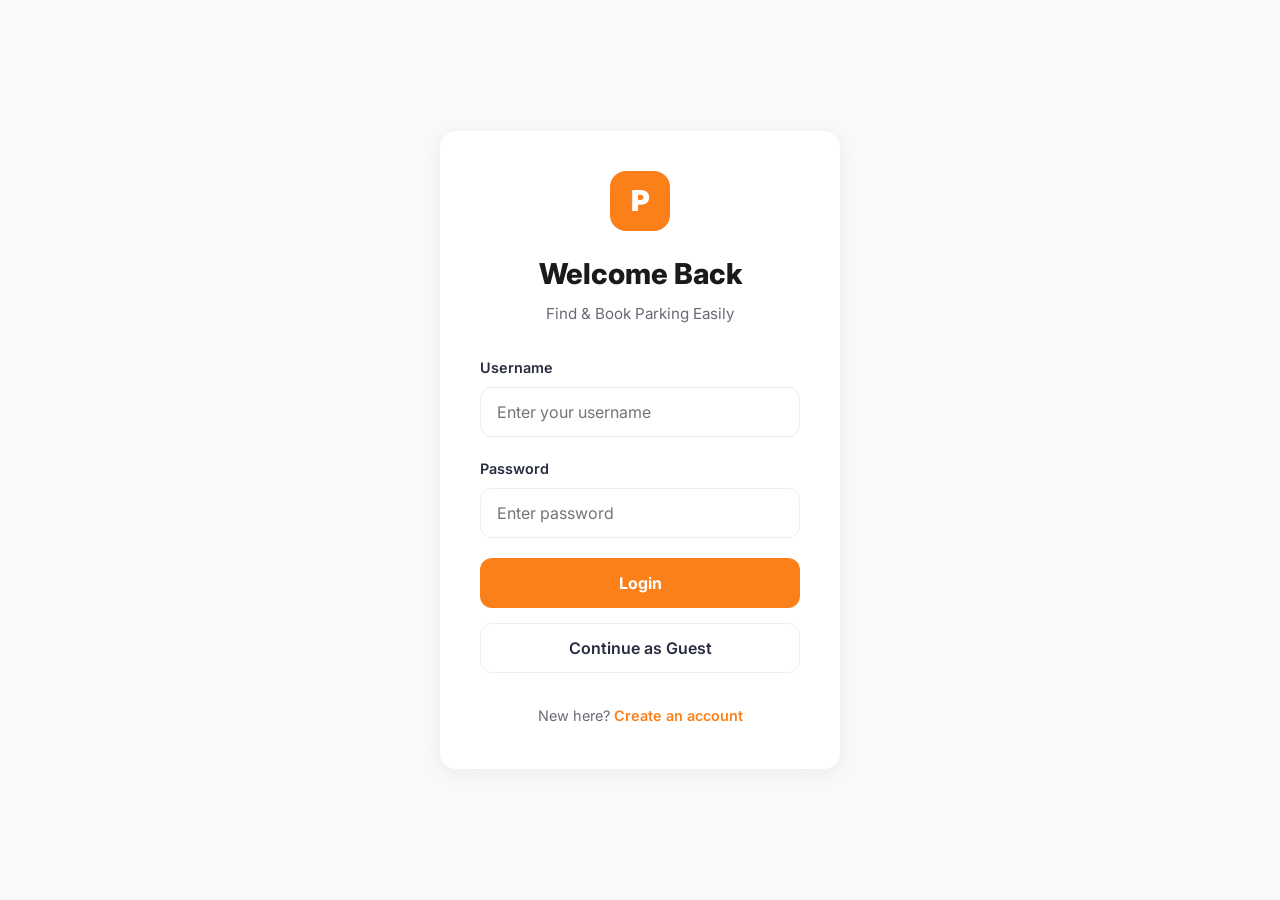
<file: index.html>
<!DOCTYPE html>
<html lang="en">

<head>
    <meta charset="UTF-8">
    <meta name="viewport" content="width=device-width, initial-scale=1.0">
    <title>ParkEase Web | Find Parking Near You</title>
    <link rel="stylesheet" href="styles.css">
    <link rel="stylesheet" href="https://cdnjs.cloudflare.com/ajax/libs/font-awesome/6.4.0/css/all.min.css">
    <link href="https://fonts.googleapis.com/css2?family=Inter:wght@400;500;600;700;800;900&display=swap"
        rel="stylesheet">
    <script src="auth.js"></script>
</head>

<body>

    <!-- 🌐 Dynamic Application Shell -->
    <div id="app-shell">

        <!-- 🏠 Landing Page (Default View) -->
        <section id="landing-view" class="page-section">
            <div class="hero-wrapper">
                <div class="hero-content">
                    <h1>Smarter Parking for <br>Smarter Cities.</h1>
                    <div class="hero-search">
                        <i class="fa-solid fa-location-dot"
                            style="color: #FC8019; font-size: 1.2rem; flex-shrink: 0;"></i>
                        <input type="text" id="landing-city-search" placeholder="Type city or area name...">
                        <button class="btn-explore" onclick="navigateTo('discovery')">Explore Parking</button>
                    </div>
                </div>
            </div>

            <div class="full-container" style="padding-top: 80px; padding-bottom: 80px;">
                <h2 style="text-align: center; margin-bottom: 50px; font-size: 2.5rem; font-weight: 800;">Why ParkEase?
                </h2>
                <div style="display: grid; grid-template-columns: repeat(3, 1fr); gap: 40px;">
                    <div style="text-align: center;">
                        <i class="fa-solid fa-bolt" style="font-size: 2.5rem; color: #FC8019; margin-bottom: 20px;"></i>
                        <h3>Instant Booking</h3>
                        <p style="color: grey;">Secure your spot in under 60 seconds.</p>
                    </div>
                    <div style="text-align: center;">
                        <i class="fa-solid fa-shield-halved"
                            style="font-size: 2.5rem; color: #FC8019; margin-bottom: 20px;"></i>
                        <h3>Secure Venues</h3>
                        <p style="color: grey;">All parking hubs are 100% physically verified.</p>
                    </div>
                    <div style="text-align: center;">
                        <i class="fa-solid fa-truck-pickup"
                            style="font-size: 2.5rem; color: #FC8019; margin-bottom: 20px;"></i>
                        <h3>Multi-Vehicle</h3>
                        <p style="color: grey;">From Bikes to 20-Wheelers, we house them all.</p>
                    </div>
                </div>
            </div>

            <!-- Popular Parking Carousel -->
            <div class="full-container landing-section">
                <div class="section-header">
                    <h2>Popular Parking Areas</h2>
                    <a href="javascript:void(0)" onclick="navigateTo('discovery')"
                        style="color: var(--brand-primary); font-weight: 700; text-decoration: none;">View all <i
                            class="fa-solid fa-arrow-right"></i></a>
                </div>
                <div id="popular-carousel" class="scroll-container">
                    <!-- Dynamic Popular Cards -->
                </div>
            </div>

            <!-- How It Works -->
            <div class="landing-section" style="background: #fff;">
                <div class="full-container">
                    <h2 style="text-align: center; margin-bottom: 60px; font-size: 2.5rem; font-weight: 800;">How it
                        Works</h2>
                    <div style="display: grid; grid-template-columns: repeat(3, 1fr); gap: 40px;">
                        <div style="text-align: center;">
                            <div
                                style="width: 80px; height: 80px; background: #FFF4EC; color: #FC8019; border-radius: 50%; display: grid; place-items: center; margin: 0 auto 24px; font-size: 1.5rem; font-weight: 900;">
                                1</div>
                            <h3 style="margin-bottom: 10px;">Search Location</h3>
                            <p style="color: var(--text-muted);">Enter your destination or city to find the closest
                                hubs.</p>
                        </div>
                        <div style="text-align: center;">
                            <div
                                style="width: 80px; height: 80px; background: #FFF4EC; color: #FC8019; border-radius: 50%; display: grid; place-items: center; margin: 0 auto 24px; font-size: 1.5rem; font-weight: 900;">
                                2</div>
                            <h3 style="margin-bottom: 10px;">Select Parking</h3>
                            <p style="color: var(--text-muted);">Choose a verified bay using our spatial floor plan.</p>
                        </div>
                        <div style="text-align: center;">
                            <div
                                style="width: 80px; height: 80px; background: #FFF4EC; color: #FC8019; border-radius: 50%; display: grid; place-items: center; margin: 0 auto 24px; font-size: 1.5rem; font-weight: 900;">
                                3</div>
                            <h3 style="margin-bottom: 10px;">Book Slot</h3>
                            <p style="color: var(--text-muted);">Pay securely and get your digital receipt instantly.
                            </p>
                        </div>
                    </div>
                </div>
            </div>

            <!-- Vehicle Ecosystem -->
            <div class="full-container landing-section">
                <h2 style="text-align: center; margin-bottom: 15px; font-size: 2.5rem; font-weight: 800;">Vehicle
                    Support</h2>
                <p style="text-align: center; color: var(--text-muted);">Our infrastructure is built to house every type
                    of wheels.</p>
                <div class="vehicle-row">
                    <div class="vehicle-item"><i class="fa-solid fa-motorcycle"></i><span>Bikes</span></div>
                    <div class="vehicle-item"><i class="fa-solid fa-car-side"></i><span>Cars</span></div>
                    <div class="vehicle-item"><i class="fa-solid fa-car-rear"></i><span>SUVs</span></div>
                    <div class="vehicle-item"><i class="fa-solid fa-truck"></i><span>Trucks</span></div>
                    <div class="vehicle-item"><i class="fa-solid fa-truck-moving"></i><span>20-Wheelers</span></div>
                </div>
            </div>

            <!-- Stats Section -->
            <div class="landing-section" style="background: #FFF4EC;">
                <div class="full-container stats-grid">
                    <div class="stat-item">
                        <h3>1200+</h3>
                        <p>Slots Available</p>
                    </div>
                    <div class="stat-item">
                        <h3>50+</h3>
                        <p>Parking Hubs</p>
                    </div>
                    <div class="stat-item">
                        <h3>10+</h3>
                        <p>Cities Covered</p>
                    </div>
                </div>
            </div>

            <!-- Final CTA -->
            <div class="full-container landing-section" style="border: none;">
                <div class="cta-banner">
                    <h2 style="font-size: 3rem; margin-bottom: 20px;">Ready to Park?</h2>
                    <p style="font-size: 1.2rem; opacity: 0.8; margin-bottom: 30px;">Join thousands of smart drivers who
                        save time every day.</p>
                    <button class="btn-explore" onclick="navigateTo('discovery')">Find Parking Now</button>
                </div>
            </div>
        </section>

        <!-- 🏢 Main Application (Full-Width) -->
        <section id="main-app-view" class="page-section hidden">
            <div class="app-wrapper">

                <!-- 🧭 Sidebar Navigation -->
                <aside class="sidebar">
                    <div
                        style="font-weight: 900; font-size: 1.5rem; margin-bottom: 40px; display: flex; align-items: center; gap: 10px;">
                        <div
                            style="width: 32px; height: 32px; background: #FC8019; border-radius: 8px; display: grid; place-items: center; color: #fff;">
                            P</div>
                        ParkEase
                    </div>

                    <nav>
                        <a href="javascript:void(0)" class="nav-link active" onclick="switchTab('discovery')">
                            <i class="fa-solid fa-compass"></i> Discover
                        </a>
                        <a href="javascript:void(0)" class="nav-link" id="nav-owner" onclick="switchTab('owner')">
                            <i class="fa-solid fa-building"></i> Parking Owner
                        </a>
                        <a href="javascript:void(0)" class="nav-link" onclick="location.reload()">
                            <i class="fa-solid fa-home"></i> Home Page
                        </a>
                    </nav>

                    <div style="margin-top: auto;">
                        <div style="padding: 20px; background: #FFF4EC; border-radius: 12px; font-size: 0.85rem;">
                            <b>Current City:</b><br>
                            <select id="app-city-select"
                                style="width:100%; margin-top: 8px; border: none; background: transparent; font-weight: 700;">
                                <option value="hyderabad">Hyderabad</option>
                                <option value="bangalore">Bangalore</option>
                                <option value="bhimavaram">Bhimavaram</option>
                                <option value="vizag">Vizag</option>
                                <option value="chennai">Chennai</option>
                                <option value="mumbai">Mumbai</option>
                            </select>
                            <button onclick="useCurrentLocation()"
                                style="width: 100%; border: 1px dashed #FC8019; background: #fff; color: #FC8019; padding: 10px; border-radius: 8px; font-weight: 700; cursor: pointer; margin-top: 15px; transition: 0.2s ease;">
                                <i class="fa-solid fa-location-crosshairs"></i> Use Current Location
                            </button>
                        </div>
                        <style>
                            .user-dropdown-open {
                                opacity: 1 !important;
                                visibility: visible !important;
                                transform: translateY(0) !important;
                            }
                            .logout-btn:hover {
                                background: #fff5f5 !important;
                            }
                        </style>
                        <div style="margin-top: 15px; position: relative;">
                            <div onclick="toggleUserDropdown()" style="display: flex; align-items: center; justify-content: space-between; padding: 12px 15px; background: #fff; border: 1px solid var(--border-subtle); border-radius: 12px; cursor: pointer; transition: background 0.2s;">
                                <span id="userName" style="font-weight: 600; font-size: 0.85rem; color: var(--text-main); display: flex; align-items: center; gap: 8px; width: 85%;"></span>
                                <i id="dropdownIcon" class="fa-solid fa-chevron-down" style="font-size: 0.8rem; color: var(--text-muted); transition: transform 0.3s ease;"></i>
                            </div>
                            
                            <div id="userDropdown" style="position: absolute; top: calc(100% + 5px); left: 0; width: 100%; background: #fff; border: 1px solid var(--border-subtle); border-radius: 12px; box-shadow: 0 4px 12px rgba(0,0,0,0.05); padding: 5px; opacity: 0; visibility: hidden; transform: translateY(-10px); transition: all 0.3s ease; z-index: 10;">
                                <button onclick="logout()" class="logout-btn" style="width: 100%; text-align: left; padding: 10px 15px; background: transparent; border: none; color: #e53e3e; font-size: 0.85rem; font-weight: 600; cursor: pointer; border-radius: 8px; transition: background 0.2s;">
                                    <i class="fa-solid fa-arrow-right-from-bracket" style="margin-right: 8px;"></i> Logout
                                </button>
                            </div>
                        </div>
                    </div>
                </aside>

                <!-- 🖼️ Main Workspace -->
                <main class="main-view">

                    <!-- Discovery Dashboard -->
                    <div id="tab-discovery">
                        <div style="display: flex; justify-content: space-between; align-items: center;">
                            <div>
                                <h1 id="city-title" style="font-weight: 900; font-size: 2rem;">Parking in Hyderabad</h1>
                                <p style="color: var(--text-muted);">Showing verified parking hubs based on your
                                    location.</p>
                            </div>
                            <div
                                style="background: #fff; padding: 12px 24px; border-radius: 50px; box-shadow: var(--shadow-pro);">
                                <i class="fa-solid fa-magnifying-glass"></i>
                                <input type="text" id="inner-search" placeholder="Search hubs..."
                                    style="border: none; outline: none; margin-left: 10px; width: 250px;">
                            </div>
                        </div>

                        <div id="hub-grid" class="hub-grid">
                            <!-- Dynamic Cards -->
                        </div>
                    </div>

                    <!-- Hub Detail Workspace -->
                    <div id="hub-detail-workspace" class="hidden">
                        <div style="display: flex; gap: 40px;">
                            <div style="flex: 1;">
                                <div style="display: flex; align-items: center; gap: 15px; margin-bottom: 20px;">
                                    <button onclick="switchTab('discovery')"
                                        style="border: none; background: #eee; width: 40px; height: 40px; border-radius: 50%; cursor: pointer;">
                                        <i class="fa-solid fa-arrow-left"></i>
                                    </button>
                                    <h1 id="detail-name" style="font-weight: 900;">Inorbit Mall Parking</h1>
                                </div>

                                <div class="vehicle-selector" style="display: flex; gap: 12px; margin-bottom: 30px;">
                                    <button class="vehicle-tab active" data-type="bike">🛵 Bike</button>
                                    <button class="vehicle-tab" data-type="car">🚗 Car</button>
                                    <button class="vehicle-tab" data-type="heavy">🚛 Heavy (Inc. 20w)</button>
                                </div>

                                <div id="spatial-canvas" class="spatial-canvas">
                                    <!-- Spatial Slot Rendering -->
                                </div>
                            </div>

                            <aside style="width: 350px;">
                                <div
                                    style="background: #fff; padding: 30px; border-radius: 20px; box-shadow: var(--shadow-pro); position: sticky; top: 40px;">
                                    <h3 style="margin-bottom: 20px;">Booking Summary</h3>
                                    <div id="summary-empty"
                                        style="color: var(--text-muted); text-align: center; padding: 40px 0;">
                                        <i class="fa-solid fa-mouse-pointer"
                                            style="display: block; font-size: 2rem; margin-bottom: 10px;"></i>
                                        Select a slot from the plan to continue.
                                    </div>
                                    <div id="summary-data" class="hidden">
                                        <div style="display: flex; justify-content: space-between; margin-bottom: 8px;">
                                            <span>Slot Number</span>
                                            <b id="sel-slot">A-12</b>
                                        </div>
                                        <div
                                            style="display: flex; justify-content: space-between; margin-bottom: 24px;">
                                            <span>Est. Price</span>
                                            <b id="sel-price">$0.15/min</b>
                                        </div>
                                        <button class="btn-primary" style="width: 100%;"
                                            onclick="proceedToBook()">Initialize Reservation</button>
                                    </div>
                                    <hr
                                        style="margin: 20px 0; border: none; border-top: 1px solid var(--border-subtle);">
                                    <button onclick="openMapModal()"
                                        style="width: 100%; border: 1px solid #ddd; background: #fff; padding: 12px; border-radius: 12px; font-weight: 700; cursor:pointer;">
                                        <i class="fa-solid fa-map-location-dot"></i> View on Map
                                    </button>
                                </div>
                            </aside>
                        </div>
                    </div>

                    <!-- Owner Dashboard (Admin) -->
                    <div id="tab-owner" class="hidden">
                        <div id="owner-onboarding">
                            <h1 style="font-weight: 900; margin-bottom: 30px;">Partner with ParkEase</h1>
                            <div
                                style="background: #fff; padding: 40px; border-radius: 24px; box-shadow: var(--shadow-pro); max-width: 600px;">
                                <h3 style="margin-bottom: 20px;">Register your Parking Business</h3>
                                <form onsubmit="handleOnboarding(event)">
                                    <div
                                        style="display: grid; grid-template-columns: 1fr 1fr; gap: 20px; margin-bottom: 20px;">
                                        <input type="text" id="owner-name" placeholder="Business Name" required
                                            style="padding: 14px; border-radius: 10px; border: 1px solid #ddd;">
                                        <input type="email" id="owner-email" placeholder="Email Address" required
                                            style="padding: 14px; border-radius: 10px; border: 1px solid #ddd;">
                                    </div>
                                    <input type="text" id="owner-hub-loc" placeholder="Complete Address" required
                                        style="width: 100%; padding: 14px; border-radius: 10px; border: 1px solid #ddd; margin-bottom: 20px;">
                                    <div
                                        style="border: 2px dashed #ddd; border-radius: 12px; padding: 30px; text-align: center; margin-bottom: 30px;">
                                        <i class="fa-solid fa-file-arrow-up"
                                            style="font-size: 2rem; color: #ddd; margin-bottom: 10px;"></i>
                                        <p style="font-size: 0.9rem; color: grey;">Upload Property Documents (Proof of
                                            Ownership)</p>
                                        <input type="file" style="margin-top: 10px;">
                                    </div>
                                    <button type="submit" class="btn-primary" style="width: 100%;">Submit Verification
                                        Proof</button>
                                </form>
                            </div>
                        </div>

                        <div id="owner-status" class="hidden" style="text-align: center; padding: 100px 0;">
                            <div
                                style="width: 120px; height: 120px; background: #FFF4EC; border-radius: 50%; display: grid; place-items: center; margin: 0 auto 30px;">
                                <i class="fa-solid fa-hourglass-half" style="font-size: 3rem; color: #FC8019;"></i>
                            </div>
                            <h1 style="font-weight: 900;">Verification Pending</h1>
                            <p style="color: var(--text-muted); max-width: 400px; margin: 20px auto;">Our technical team
                                is reviewing your ownership documents. You will be notified via email within 24-48
                                hours.</p>
                        </div>
                    </div>

                </main>
            </div>
        </section>

        <!-- 💳 Payment Screen -->
        <section id="payment-view" class="hidden"
            style="position: fixed; top: 0; left: 0; width: 100%; height: 100%; background: #fdfdfd; z-index: 999; display: flex; align-items: center; justify-content: center; transition: opacity 0.3s ease;">
            <div
                style="background: #fff; padding: 40px; border-radius: 24px; box-shadow: var(--shadow-pro); width: 450px; text-align: center;">
                <h1 style="font-weight: 900; margin-bottom: 5px;">Secure Payment</h1>
                <p style="color: var(--text-muted); margin-bottom: 30px;">Complete your reservation</p>
                <div style="background: #FFF4EC; padding: 20px; border-radius: 16px; margin-bottom: 30px;">
                    <span
                        style="display: block; font-size: 0.9rem; color: #FC8019; font-weight: 700; margin-bottom: 5px;">Amount
                        to Pay</span>
                    <b id="pay-amount" style="font-size: 2.5rem; color: #333;">$0.00</b>
                </div>
                <div style="text-align: left; margin-bottom: 30px;">
                    <p style="font-weight: 700; margin-bottom: 12px;">Select Payment Method:</p>
                    <label
                        style="display: flex; align-items: center; gap: 10px; padding: 15px; border: 1px solid #ddd; border-radius: 12px; margin-bottom: 10px; cursor: pointer;">
                        <input type="radio" name="pay-method" checked> UPI (GPay, PhonePe)
                    </label>
                    <label
                        style="display: flex; align-items: center; gap: 10px; padding: 15px; border: 1px solid #ddd; border-radius: 12px; margin-bottom: 10px; cursor: pointer;">
                        <input type="radio" name="pay-method"> Credit/Debit Card
                    </label>
                    <label
                        style="display: flex; align-items: center; gap: 10px; padding: 15px; border: 1px solid #ddd; border-radius: 12px; cursor: pointer;">
                        <input type="radio" name="pay-method"> Cash on Arrival
                    </label>
                </div>
                <button id="pay-now-btn" class="btn-primary" style="width: 100%; padding: 16px; font-size: 1.1rem;"
                    onclick="mockPayNow()">Pay Now</button>
            </div>
        </section>

        <!-- 🎉 Final Success Screen -->
        <section id="success-view" class="hidden"
            style="position: fixed; top: 0; left: 0; width: 100%; height: 100%; background: #fff; z-index: 1000; display: flex; align-items: center; justify-content: center; transition: opacity 0.3s ease;">
            <div class="success-modal">
                <div class="check-circle"><i class="fa-solid fa-check"></i></div>
                <h1 style="font-weight: 900; margin-bottom: 10px;">Booking Finalized</h1>
                <p style="color: var(--text-muted); margin-bottom: 40px;">Transaction ID: #X29384-PE</p>

                <div
                    style="background: #F8F9FA; border: 2px dashed #eee; border-radius: 24px; padding: 30px; margin-bottom: 40px; text-align: left; width: 400px;">
                    <div style="display: flex; justify-content: space-between; margin-bottom: 15px;">
                        <span>Your Slot</span>
                        <b id="final-slot" style="font-size: 1.5rem;">A-12</b>
                    </div>
                    <div style="display: flex; justify-content: space-between; margin-bottom: 15px;">
                        <span>Location</span>
                        <b id="final-hub">Cyber Towers</b>
                    </div>
                    <div style="display: flex; justify-content: space-between;">
                        <span>Duration</span>
                        <b>1 Hour (Reserved)</b>
                    </div>
                </div>

                <div id="receipt"
                    style="display:none; text-align: left; background: #FFF4EC; border: 1px dashed #FC8019; border-radius: 16px; padding: 25px; margin-bottom: 25px;">
                    <h2 style="font-weight: 800; color: #FC8019; margin-bottom: 15px;">Booking Confirmed ✅</h2>
                    <p id="rLocation" style="margin-bottom: 8px; font-weight: 700; color: #333;"></p>
                    <p id="rSlot" style="margin-bottom: 8px; font-weight: 700; color: #333;"></p>
                    <p id="rTime" style="margin-bottom: 20px; font-weight: 700; color: #333;"></p>
                    <button onclick="window.print()"
                        style="padding: 10px 20px; border-radius: 8px; border: 1px solid #FC8019; background: white; font-weight: 700; color: #FC8019; cursor: pointer;"><i
                            class="fa-solid fa-print"></i> Download Receipt</button>
                </div>

                <div style="display: flex; gap: 15px; justify-content: center;">
                    <button class="btn-primary" onclick="viewReceipt()"><i class="fa-solid fa-receipt"></i> View
                        Receipt</button>
                    <button onclick="openNavigation(16.5449, 81.5212)"
                        style="border: 1px solid #ddd; background: #fff; padding: 14px 30px; border-radius: 12px; font-weight: 700; cursor: pointer;">
                        <i class="fa-solid fa-map-location-dot"></i> Navigate Now
                    </button>
                </div>
            </div>
        </section>

        <!-- 🗺️ Global Map Modal -->
        <div id="map-modal" class="hidden"
            style="position: fixed; top:0; left:0; width:100%; height:100%; background: rgba(0,0,0,0.5); z-index: 2000; display: flex; align-items: center; justify-content: center;">
            <div
                style="background: #fff; width: 80%; height: 80%; border-radius: 24px; overflow: hidden; position: relative;">
                <button onclick="closeMapModal()"
                    style="position: absolute; top: 20px; right: 20px; z-index: 10; background: #fff; border: none; width: 40px; height: 40px; border-radius: 50%; box-shadow: 0 4px 12px rgba(0,0,0,0.1); cursor: pointer;">
                    <i class="fa-solid fa-xmark"></i>
                </button>
                <iframe id="gmap-embed" src="" width="100%" height="100%" style="border:0;" allowfullscreen=""
                    loading="lazy"></iframe>
            </div>
        </div>

    </div>

    <script src="locationHandler.js"></script>
    <script src="paymentFlow.js"></script>
    <script src="bookingEnhancements.js"></script>
    <script src="script.js"></script>
</body>

</html>
</file>
<file: styles.css>
:root {
    /* Color Palette - Swiggy/Uber Enterprise */
    --brand-primary: #FC8019;
    /* Swiggy Orange */
    --brand-dark: #1A1A1A;
    --brand-blue: #2B76E5;
    --bg-white: #FFFFFF;
    --bg-light: #F8F9FA;
    --text-main: #282C3F;
    --text-muted: #686B78;
    --border-subtle: #EDEEF1;
    --success: #60B246;

    /* Layout Tokens */
    --container-width: 1300px;
    --sidebar-width: 260px;
    --radius-lg: 16px;
    --shadow-pro: 0 4px 20px rgba(0, 0, 0, 0.06);
}

* {
    margin: 0;
    padding: 0;
    box-sizing: border-box;
    font-family: 'Inter', sans-serif;
}

body {
    background: var(--bg-light);
    color: var(--text-main);
    line-height: 1.6;
}

.full-container {
    max-width: var(--container-width);
    margin: 0 auto;
    padding: 0 24px;
}

/* 🏠 Landing Page */
.hero-wrapper {
    height: 600px;
    background: linear-gradient(rgba(0, 0, 0, 0.4), rgba(0, 0, 0, 0.4)), url('https://images.unsplash.com/photo-1506521781263-d8422e82f27a?auto=format&fit=crop&q=80&w=1600');
    background-size: cover;
    background-position: center;
    display: flex;
    align-items: center;
    justify-content: center;
    color: #fff;
}

.hero-content {
    text-align: center;
    max-width: 800px;
}

.hero-content h1 {
    font-size: 3.5rem;
    font-weight: 800;
    margin-bottom: 24px;
    letter-spacing: -1px;
}

.hero-search {
    background: #fff;
    border-radius: 50px;
    padding: 10px 10px 10px 30px;
    display: flex;
    align-items: center;
    gap: 15px;
    box-shadow: 0 10px 40px rgba(0, 0, 0, 0.2);
}

.hero-search input {
    border: none;
    outline: none;
    flex: 1;
    font-size: 1.1rem;
    font-weight: 500;
    width: 100%;
    box-sizing: border-box;
    overflow: hidden;
    text-overflow: ellipsis;
    white-space: nowrap;
    padding: 0 10px;
}

.btn-explore {
    background: var(--brand-primary);
    color: #fff;
    border: none;
    padding: 15px 40px;
    border-radius: 40px;
    font-weight: 700;
    font-size: 1.1rem;
    cursor: pointer;
}

/* 🏗️ Core Application Layout */
.app-wrapper {
    display: flex;
    min-height: 100vh;
}

.sidebar {
    width: var(--sidebar-width);
    background: #fff;
    border-right: 1px solid var(--border-subtle);
    padding: 30px 20px;
    position: sticky;
    top: 0;
    height: 100vh;
    display: flex;
    flex-direction: column;
}

.main-view {
    flex: 1;
    padding: 40px;
}

.nav-link {
    display: flex;
    align-items: center;
    gap: 12px;
    padding: 14px 16px;
    border-radius: 12px;
    text-decoration: none;
    color: var(--text-muted);
    font-weight: 600;
    margin-bottom: 8px;
    transition: 0.2s;
}

.nav-link.active {
    background: #FFF4EC;
    color: var(--brand-primary);
}

.nav-link:hover {
    background: #f9f9f9;
}

/* 🏠 Landing Page Sections */
.landing-section {
    padding: 80px 0;
    border-bottom: 1px solid var(--border-subtle);
}

.section-header {
    display: flex;
    justify-content: space-between;
    align-items: flex-end;
    margin-bottom: 40px;
}

.section-header h2 {
    font-size: 2.2rem;
    font-weight: 800;
    letter-spacing: -1px;
}

/* Popular Carousel */
.scroll-container {
    display: flex;
    gap: 24px;
    overflow-x: auto;
    padding: 10px 0 30px;
    scroll-snap-type: x mandatory;
    -ms-overflow-style: none;
    scrollbar-width: none;
}

.scroll-container::-webkit-scrollbar {
    display: none;
}

.popular-card {
    min-width: 320px;
    background: #fff;
    border-radius: 16px;
    scroll-snap-align: start;
    box-shadow: 0 4px 15px rgba(0, 0, 0, 0.04);
    transition: transform 0.3s;
    cursor: pointer;
}

.popular-card:hover {
    transform: translateY(-5px);
}

/* Vehicle Support Section */
.vehicle-row {
    display: flex;
    justify-content: center;
    gap: 50px;
    flex-wrap: wrap;
    margin-top: 50px;
}

.vehicle-item {
    display: flex;
    flex-direction: column;
    align-items: center;
    gap: 14px;
    background: #fff;
    border-radius: 20px;
    padding: 30px 36px;
    box-shadow: 0 4px 20px rgba(0, 0, 0, 0.06);
    min-width: 110px;
    transition: transform 0.25s;
}

.vehicle-item:hover {
    transform: translateY(-6px);
}

.vehicle-item i {
    font-size: 2.5rem;
    color: var(--brand-primary);
}

.vehicle-item span {
    font-weight: 700;
    font-size: 0.95rem;
    color: var(--text-main);
}

/* Stats Section */
.stats-grid {
    display: grid;
    grid-template-columns: repeat(3, 1fr);
    gap: 40px;
    text-align: center;
}

.stat-item h3 {
    font-size: 3.5rem;
    font-weight: 900;
    color: var(--brand-primary);
    line-height: 1;
    margin-bottom: 8px;
}

.stat-item p {
    font-size: 1.1rem;
    color: var(--text-muted);
    font-weight: 500;
}

/* CTA Banner */
.cta-banner {
    background: var(--brand-dark);
    color: #fff;
    border-radius: 24px;
    padding: 60px;
    text-align: center;
}


/* Vehicle Pill Buttons */
.btn-pill,
.vehicle-tab {
    padding: 8px 20px;
    border-radius: 40px;
    border: 1px solid #eee;
    background: #f2f2f2;
    color: var(--text-muted);
    font-weight: 700;
    font-size: 0.9rem;
    cursor: pointer;
    transition: all 0.3s ease;
    display: flex;
    align-items: center;
    gap: 8px;
}

.btn-pill.active,
.vehicle-tab.active {
    background: var(--brand-primary);
    color: #fff;
    border-color: var(--brand-primary);
    box-shadow: 0 4px 12px rgba(252, 128, 25, 0.2);
}

.btn-pill:hover,
.vehicle-tab:hover {
    background: #e6e6e6;
}

.btn-pill.active:hover,
.vehicle-tab.active:hover {
    background: #e67316;
}

/* 🏢 Grid Layouts (Discovery) */
.hub-grid {
    display: grid;
    grid-template-columns: repeat(auto-fill, minmax(320px, 1fr));
    gap: 32px;
    margin-top: 40px;
}

.hub-card-pro {
    background: #fff;
    border-radius: var(--radius-lg);
    overflow: hidden;
    transition: all 0.3s cubic-bezier(0.4, 0, 0.2, 1);
    cursor: pointer;
    border: 1px solid transparent;
}

.hub-card-pro:hover {
    transform: translateY(-8px);
    box-shadow: 0 12px 30px rgba(0, 0, 0, 0.1);
    border-color: var(--brand-primary);
}

.hub-visual {
    height: 200px;
    position: relative;
}

.hub-visual img {
    width: 100%;
    height: 100%;
    object-fit: cover;
}

.badge-verified {
    position: absolute;
    top: 12px;
    left: 12px;
    background: rgba(0, 0, 0, 0.7);
    color: #fff;
    padding: 4px 12px;
}

.parking-row {
    display: flex;
    gap: 12px;
    align-items: flex-end;
    position: relative;
    overflow-x: auto;
}

.parking-row::before {
    content: attr(data-label);
    position: absolute;
    left: -60px;
    top: 50%;
    transform: translateY(-50%);
    font-weight: 800;
    color: #bbb;
    letter-spacing: 2px;
    text-transform: uppercase;
    font-size: 0.8rem;
}

/* Slot Variations */
/* Slot Variations - Industrial Polish */
.slot {
    background: #E6F6EC;
    /* Light Green for Available */
    border: 1px solid #60B246;
    border-radius: 6px;
    cursor: pointer;
    display: flex;
    align-items: center;
    justify-content: center;
    font-size: 0.75rem;
    font-weight: 800;
    color: #058527;
    transition: all 0.2s;
    position: relative;
    box-sizing: border-box;
}

.slot.bike {
    width: 45px;
    height: 80px;
}

.slot.car {
    width: 70px;
    height: 120px;
}

.slot.heavy {
    width: 140px;
    height: 80px;
}

.slot:hover {
    background: #c3e6cb;
    transform: translateY(-2px);
    box-shadow: 0 4px 12px rgba(0, 0, 0, 0.1);
}

.slot.selected {
    background: #E7F0FD;
    /* Light Blue for Selected */
    border: 2px solid var(--brand-blue);
    color: var(--brand-blue);
    box-shadow: 0 8px 20px rgba(43, 118, 229, 0.2);
    z-index: 2;
}

.slot.occupied {
    background: #F3F4F6;
    /* Gray for Booked */
    border: 1px solid #D1D5DB;
    cursor: not-allowed;
    color: #9CA3AF;
}

/* 🛣️ Road Lane */
.road-lane {
    width: 100%;
    height: 80px;
    margin: 20px 0;
    border-top: 2px dashed #ccc;
    border-bottom: 2px dashed #ccc;
    position: relative;
    display: flex;
    align-items: center;
    justify-content: center;
}

.road-lane::after {
    content: "DRIVE LANE →";
    font-weight: 900;
    color: #ccc;
    font-size: 0.9rem;
    letter-spacing: 5px;
    opacity: 0.5;
}

@media (max-width: 1024px) {
    .dashboard-shell {
        grid-template-columns: 1fr;
    }

    .sidebar {
        display: none;
    }
}

.bay-unit.selected {
    background: #FFF4EC;
    border: 2px solid var(--brand-primary);
    color: var(--brand-primary);
    transform: scale(1.05);
    z-index: 10;
}

.bay-unit.booked {
    background: #E5E7EB;
    border-color: #D1D5DB;
    color: #9CA3AF;
    cursor: not-allowed;
}

.drive-road {
    height: 80px;
    display: flex;
    align-items: center;
    justify-content: center;
    position: relative;
}

.road-marking {
    width: 40px;
    height: 6px;
    background: #fff;
    margin: 0 15px;
    border-radius: 3px;
}

/* 💳 Success UI */
.success-modal {
    text-align: center;
    padding: 40px;
}

.check-circle {
    width: 100px;
    height: 100px;
    background: var(--success);
    color: #fff;
    border-radius: 50%;
    display: flex;
    align-items: center;
    justify-content: center;
    font-size: 3rem;
    margin: 0 auto 30px;
}

/* Utilities */
.hidden {
    display: none !important;
}

.btn-primary {
    background: var(--brand-primary);
    color: #fff;
    border: none;
    padding: 14px 30px;
    border-radius: 12px;
    font-weight: 700;
    cursor: pointer;
}

/* Responsive */
@media (max-width: 1024px) {
    .app-wrapper {
        flex-direction: column;
    }

    .sidebar {
        width: 100%;
        height: auto;
        position: static;
        flex-direction: row;
        overflow-x: auto;
        padding: 15px;
    }

    .main-view {
        padding: 20px;
    }
}
</file>
